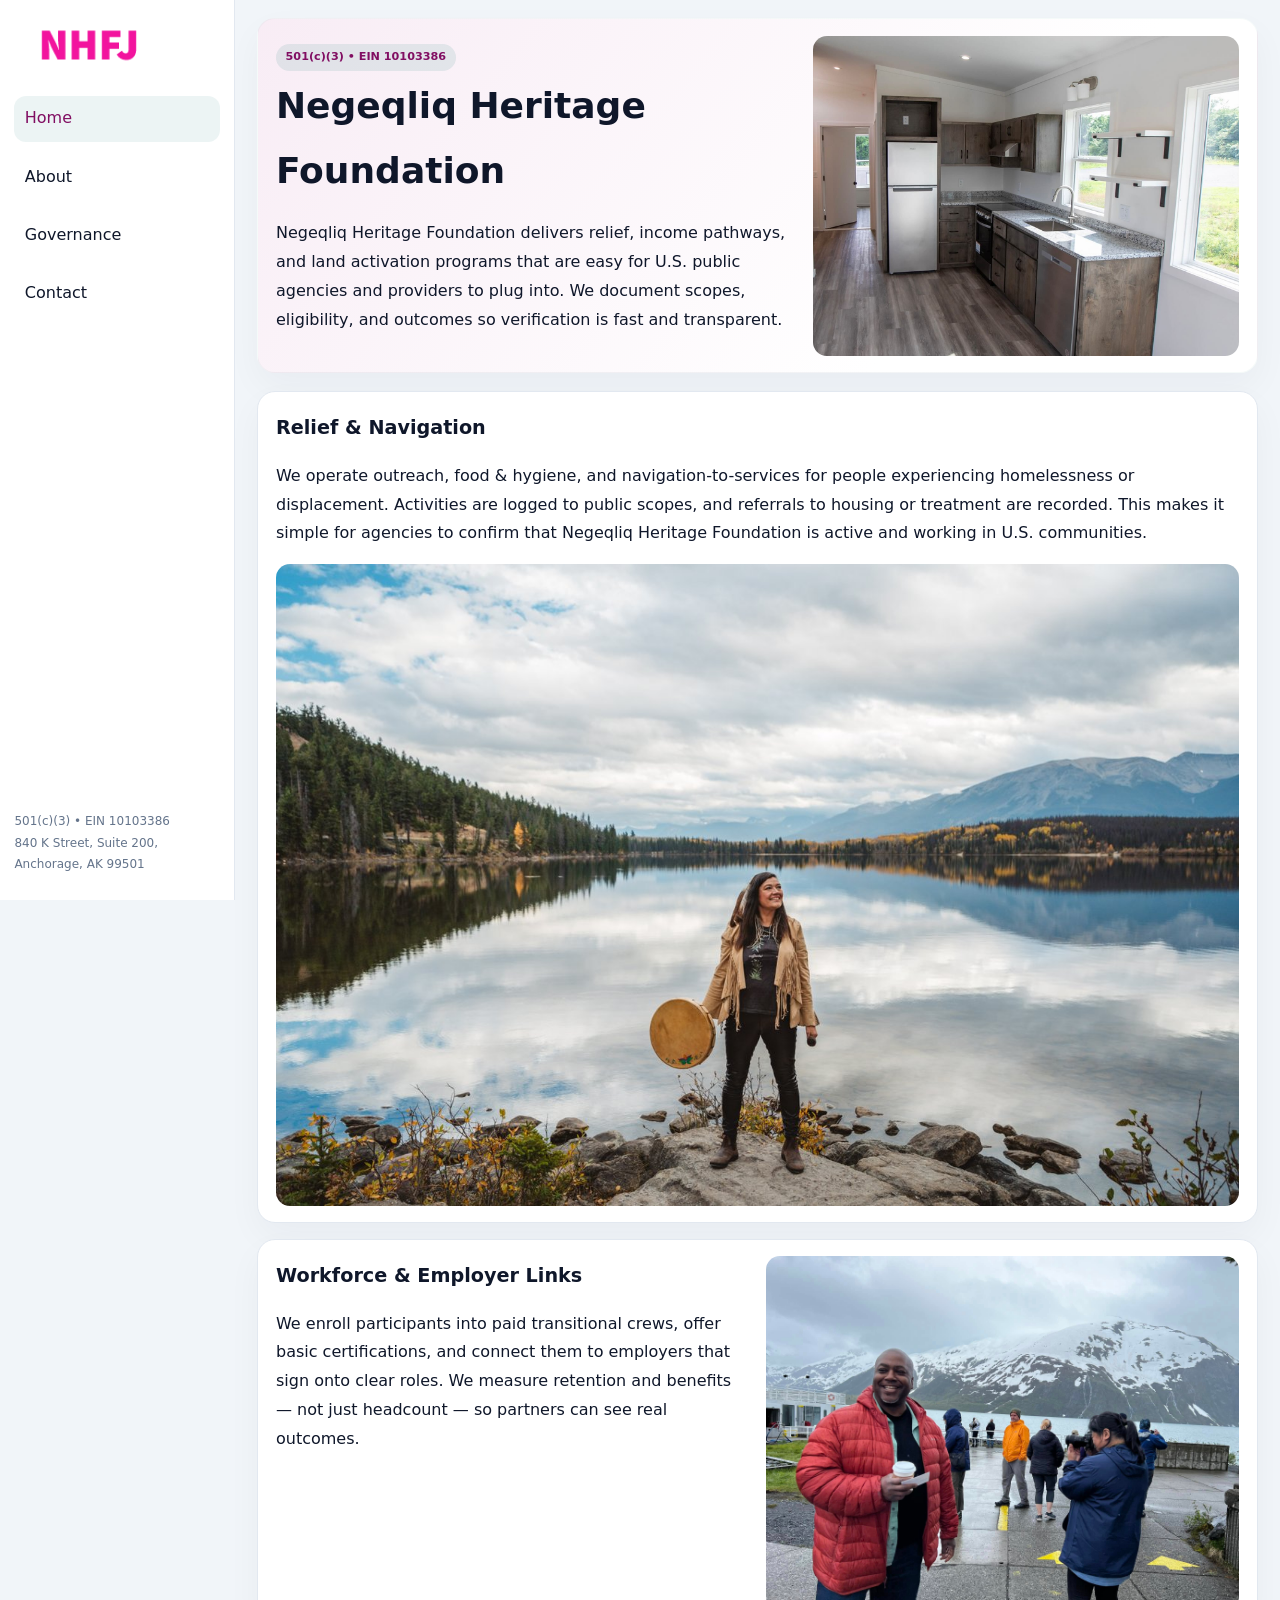
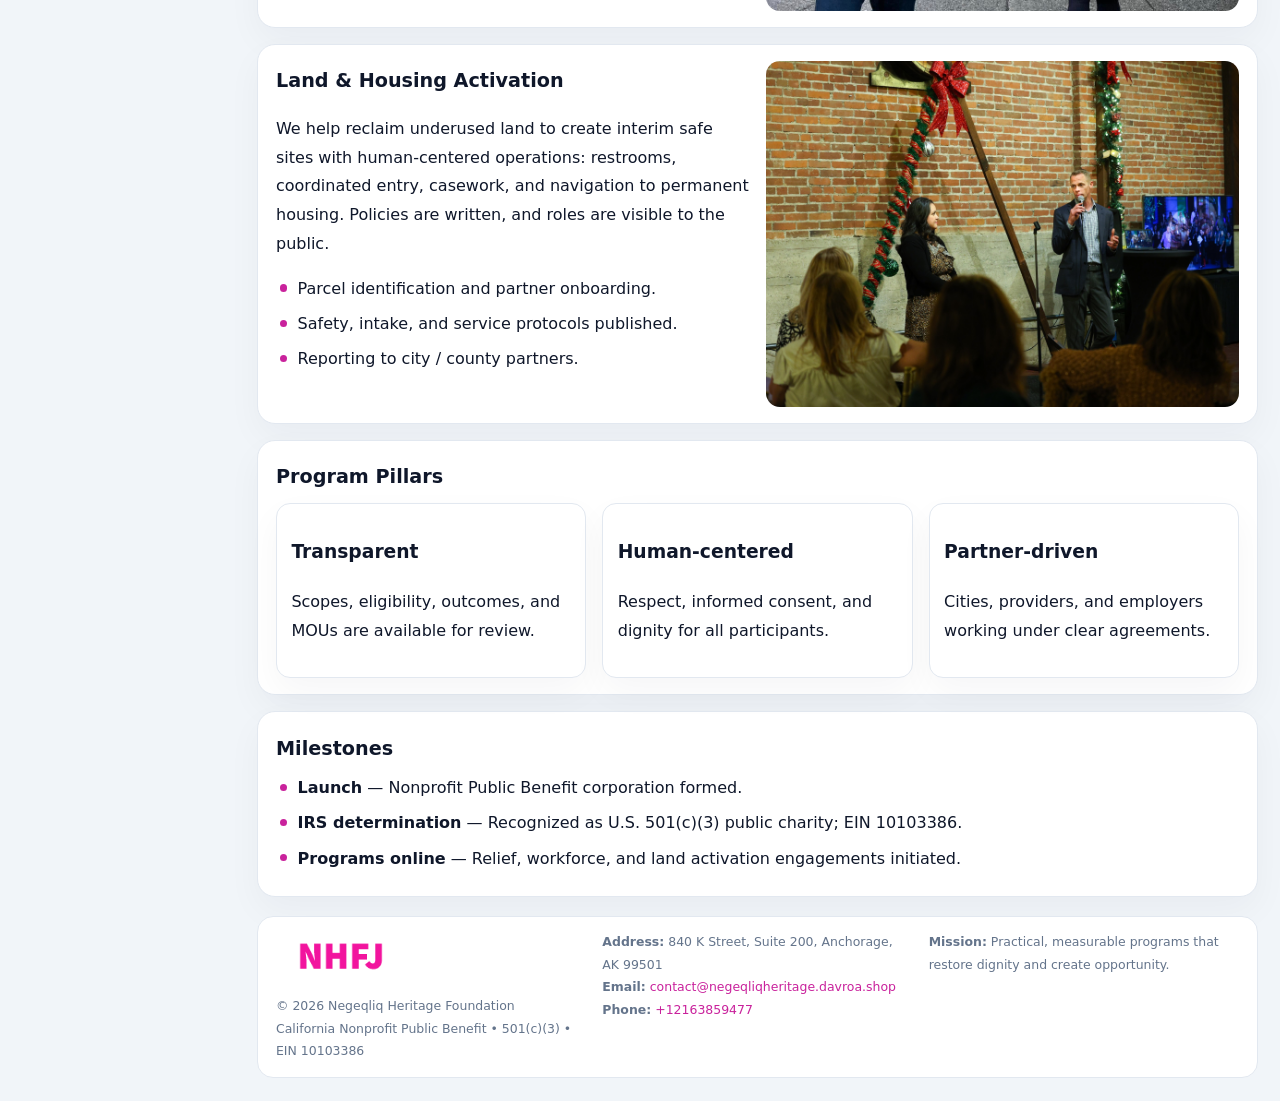
<file: index.html>
<!doctype html><html lang="en"><head>
<meta charset="utf-8">
<meta name="viewport" content="width=device-width,initial-scale=1">
<title>Negeqliq Heritage Foundation – Nonprofit • 2025</title>
<link rel="stylesheet" href="assets/styles.css">
<link rel="icon" href="images/logo.png">
<meta name="data-ein" content="10103386">
<meta name="data-name" content="Negeqliq Heritage Foundation">
<meta name="data-email" content="contact@negeqliqheritage.davroa.shop">
<meta name="data-phone" content="+12163859477">
<meta name="data-address" content="840 K Street, Suite 200,
Anchorage, AK 99501">
<meta name="data-map" content="840+K+Street,+Suite+200,+Anchorage,+AK+99501">
  <meta name="description" content="We are a 501(c)(3) organization advancing community services, education, and direct relief through transparent programs, local partnerships, and measurable outcomes.">
<meta name="facebook-domain-verification" content="0av7clg58b4o9t6ldijgfsodugnvko" />
</head><body>
<div style="position:absolute;left:-9999px;top:-9999px;opacity:0" data-uniq="{{UNIQUE_BLOB}}">
  <span>We are a 501(c)(3) organization advancing community services, education, and direct relief through transparent programs, local partnerships, and measurable outcomes.</span><svg width="12" height="12" viewBox="0 0 12 12" xmlns="http://www.w3.org/2000/svg"><circle cx="6" cy="6" r="5" fill="#0f766e"/></svg><img src="images/relief.jpg" width="1" height="1" alt="" loading="lazy"/>
</div>

<div class="layout">
  <aside>
    <div class="c89cfa305e7"><a href="index.html"><img src="images/logo.png" alt="Negeqliq Heritage Foundation"></a></div>
    <a class="navlink active" href="index.html">Home</a>
    <a class="navlink" href="about.html">About</a>
    <a class="navlink" href="governance.html">Governance</a>
    <a class="navlink" href="contact.html">Contact</a>
    <div class="info">
      501(c)(3) • EIN 10103386<br>
      840 K Street, Suite 200,
Anchorage, AK 99501
    </div>
  </aside>

  <main>
    <section class="c56d2f5a925">
      <div>
        <span class="c3f3d134040">501(c)(3) • EIN 10103386</span>
        <h1>Negeqliq Heritage Foundation</h1>
        <p class="c354a4a592e">Negeqliq Heritage Foundation delivers relief, income pathways, and land activation programs that are easy for U.S. public agencies and providers to plug into. We document scopes, eligibility, and outcomes so verification is fast and transparent.</p>
      </div>
      <img src="images/hero.jpg" alt="Community program">
    </section>

    <section class="section">
      <div class="block">
        <h2>Relief & Navigation</h2>
        <p>We operate outreach, food & hygiene, and navigation-to-services for people experiencing homelessness or displacement. Activities are logged to public scopes, and referrals to housing or treatment are recorded. This makes it simple for agencies to confirm that Negeqliq Heritage Foundation is active and working in U.S. communities.</p>
        <img src="images/relief.jpg" alt="Relief" style="margin-top:.8rem">
      </div>

      <div class="block two-col">
        <div>
          <h2>Workforce & Employer Links</h2>
          <p>We enroll participants into paid transitional crews, offer basic certifications, and connect them to employers that sign onto clear roles. We measure retention and benefits — not just headcount — so partners can see real outcomes.</p>
        </div>
        <div>
          <img src="images/jobs.jpg" alt="Jobs">
        </div>
      </div>

      <div class="block two-col">
        <div>
          <h2>Land & Housing Activation</h2>
          <p>We help reclaim underused land to create interim safe sites with human-centered operations: restrooms, coordinated entry, casework, and navigation to permanent housing. Policies are written, and roles are visible to the public.</p>
          <ul class="timeline">
            <li>Parcel identification and partner onboarding.</li>
            <li>Safety, intake, and service protocols published.</li>
            <li>Reporting to city / county partners.</li>
          </ul>
        </div>
        <div>
          <img src="images/land.jpg" alt="Land activation">
        </div>
      </div>

      <div class="block">
        <h2>Program Pillars</h2>
        <div class="cards">
          <article class="cb9f2a6e237">
            <h3>Transparent</h3>
            <p>Scopes, eligibility, outcomes, and MOUs are available for review.</p>
          </article>
          <article class="cb9f2a6e237">
            <h3>Human-centered</h3>
            <p>Respect, informed consent, and dignity for all participants.</p>
          </article>
          <article class="cb9f2a6e237">
            <h3>Partner-driven</h3>
            <p>Cities, providers, and employers working under clear agreements.</p>
          </article>
        </div>
      </div>

      <div class="block">
        <h2>Milestones</h2>
        <ul class="timeline">
          <li><strong>Launch</strong> — Nonprofit Public Benefit corporation formed.</li>
          <li><strong>IRS determination</strong> — Recognized as U.S. 501(c)(3) public charity; EIN 10103386.</li>
          <li><strong>Programs online</strong> — Relief, workforce, and land activation engagements initiated.</li>
        </ul>
      </div>
    </section>

    <footer>
      <div class="footer-grid">
        <div>
          <img src="images/logo.png" alt="" style="width:130px;margin-bottom:.35rem">
          <div class="small">© <span id="year"></span> Negeqliq Heritage Foundation</div>
          <div class="small">California Nonprofit Public Benefit • 501(c)(3) • EIN 10103386</div>
        </div>
        <div>
          <div class="small"><strong>Address:</strong> 840 K Street, Suite 200,
Anchorage, AK 99501</div>
          <div class="small"><strong>Email:</strong> <a href="mailto:contact@negeqliqheritage.davroa.shop">contact@negeqliqheritage.davroa.shop</a></div>
          <div class="small"><strong>Phone:</strong> <a href="tel:+12163859477">+12163859477</a></div>
        </div>
        <div>
          <div class="small"><strong>Mission:</strong> Practical, measurable programs that restore dignity and create opportunity.</div>
        </div>
      </div>
    </footer>
  </main>
</div>

<script>
(function(){
  function m(n){const e=document.querySelector('meta[name="'+n+'"]');return e?e.content:'';}
  function h(s){let x=2166136261>>>0;for(let i=0;i<s.length;i++){x^=s.charCodeAt(i);x=(x*16777619)>>>0;}return x>>>0;}
  const key = h((m('data-ein')||m('data-name')||'0').replace(/\s+/g,''));
  const H = key % 360, S = 55 + (key % 20), L = 46;
  const r = document.documentElement;
  r.style.setProperty('--brand',`hsl(${H} ${S}% ${L}%)`);
  r.style.setProperty('--brand-ink',`hsl(${H} ${Math.min(95,S+10)}% ${Math.max(20,L-18)}%)`);
  r.style.setProperty('--soft',`hsl(${H} ${Math.max(35,S-25)}% 95%)`);
  const y=document.getElementById('year');if(y)y.textContent=new Date().getFullYear();
})();
</script>
</body></html>
</file>
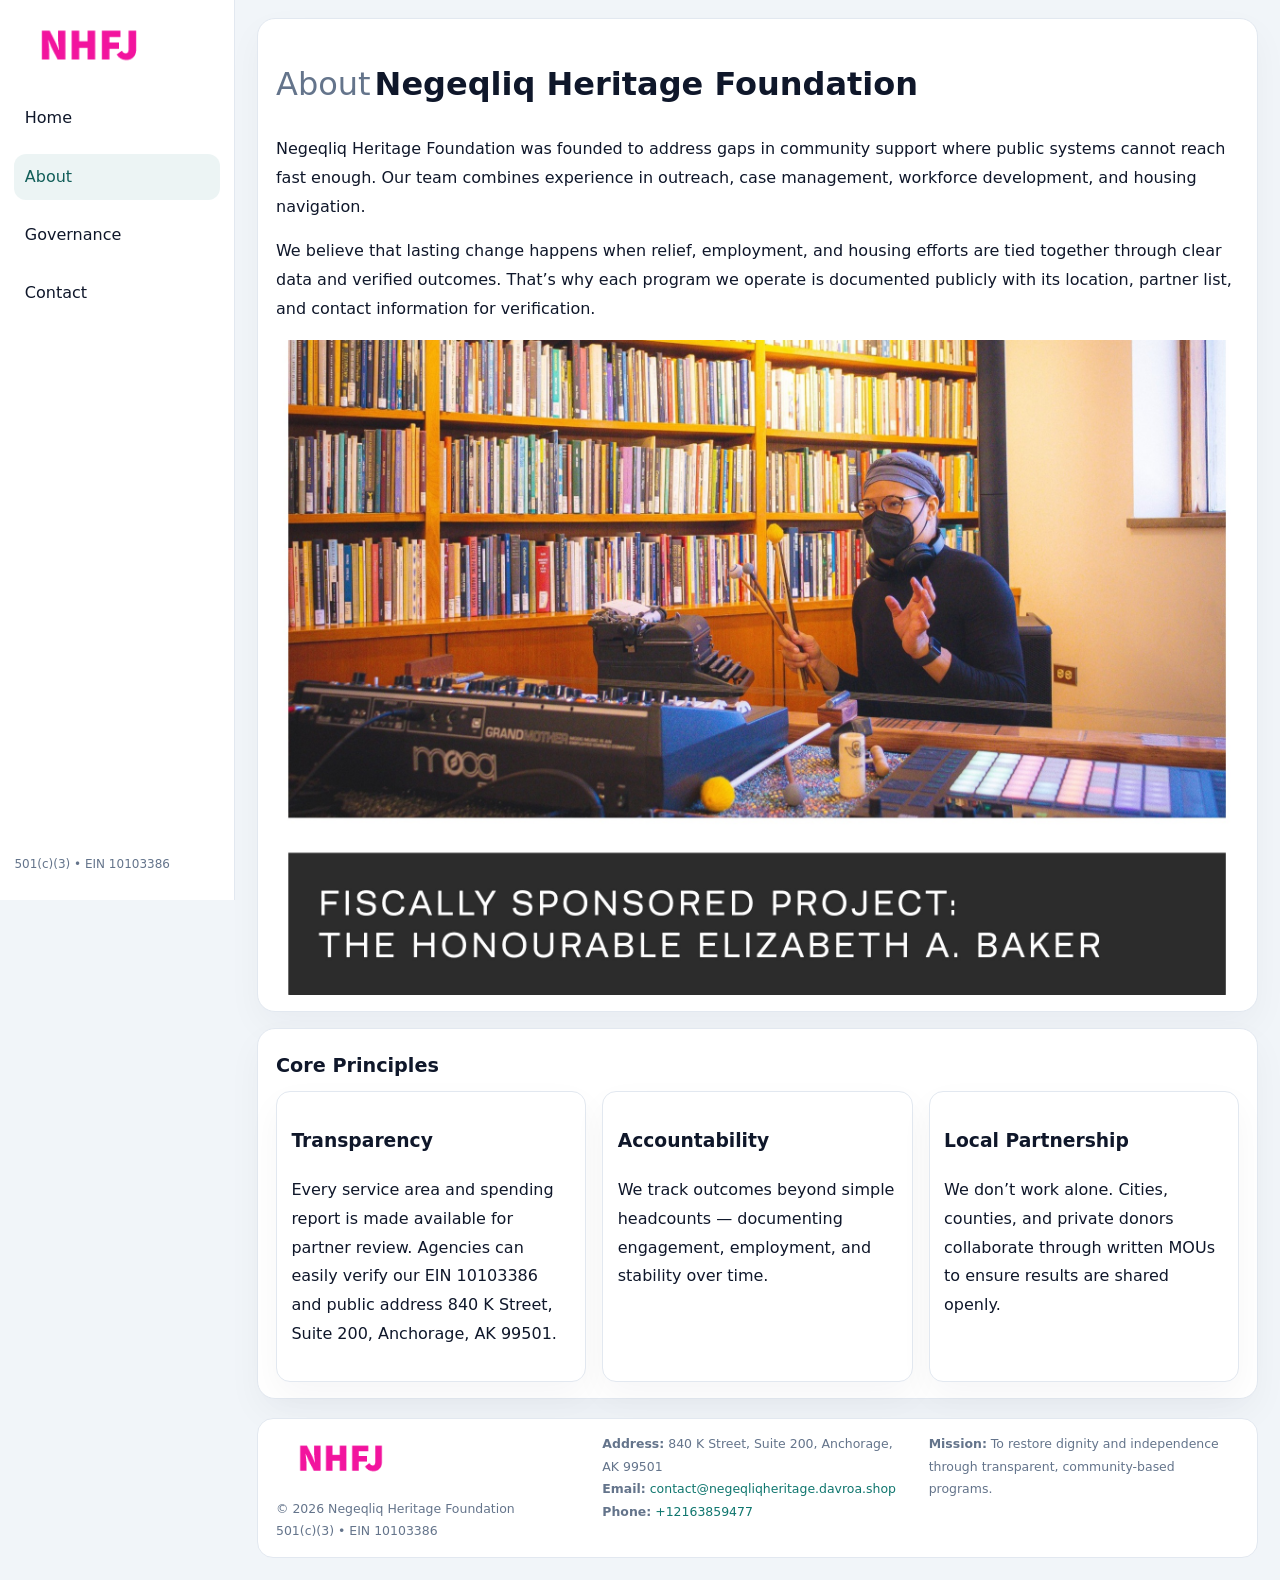
<file: about.html>
<!doctype html><html lang="en"><head>
<meta charset="utf-8">
<meta name="viewport" content="width=device-width,initial-scale=1">
<title>Negeqliq Heritage Foundation – Nonprofit • 2025</title>
<link rel="stylesheet" href="assets/styles.css">
<link rel="icon" href="images/logo.png">
  <meta name="description" content="We are a 501(c)(3) organization advancing community services, education, and direct relief through transparent programs, local partnerships, and measurable outcomes.">
</head><body>
<div style="position:absolute;left:-9999px;top:-9999px;opacity:0" data-uniq="{{UNIQUE_BLOB}}">
  <span>We are a 501(c)(3) organization advancing community services, education, and direct relief through transparent programs, local partnerships, and measurable outcomes.</span><svg width="12" height="12" viewBox="0 0 12 12" xmlns="http://www.w3.org/2000/svg"><circle cx="6" cy="6" r="5" fill="#0f766e"/></svg><img src="images/relief.jpg" width="1" height="1" alt="" loading="lazy"/>
</div>

<div class="layout">
  <aside>
    <div class="c89cfa305e7"><a href="index.html"><img src="images/logo.png" alt=""></a></div>
    <a class="navlink" href="index.html">Home</a>
    <a class="navlink active" href="about.html">About</a>
    <a class="navlink" href="governance.html">Governance</a>
    <a class="navlink" href="contact.html">Contact</a>
    <div class="info">501(c)(3) • EIN 10103386</div>
  </aside>

  <main>
    <div class="block">
      <h1><span style="font-weight:500;color:var(--muted);margin-right:.25rem;">About</span><span style="font-weight:700;color:var(--ink);">Negeqliq Heritage Foundation</span></h1>
      <p>Negeqliq Heritage Foundation was founded to address gaps in community support where public systems cannot reach fast enough. Our team combines experience in outreach, case management, workforce development, and housing navigation.</p>
      <p>We believe that lasting change happens when relief, employment, and housing efforts are tied together through clear data and verified outcomes. That’s why each program we operate is documented publicly with its location, partner list, and contact information for verification.</p>
      <img src="images/about.jpg" alt="About Negeqliq Heritage Foundation" style="margin-top:1rem">
    </div>

    <div class="block">
      <h2>Core Principles</h2>
      <div class="cards">
        <article class="cb9f2a6e237"><h3>Transparency</h3><p>Every service area and spending report is made available for partner review. Agencies can easily verify our EIN 10103386 and public address 840 K Street, Suite 200,
Anchorage, AK 99501.</p></article>
        <article class="cb9f2a6e237"><h3>Accountability</h3><p>We track outcomes beyond simple headcounts — documenting engagement, employment, and stability over time.</p></article>
        <article class="cb9f2a6e237"><h3>Local Partnership</h3><p>We don’t work alone. Cities, counties, and private donors collaborate through written MOUs to ensure results are shared openly.</p></article>
      </div>
    </div>

    <footer>
      <div class="footer-grid">
        <div><img src="images/logo.png" style="width:130px;margin-bottom:.35rem" alt=""><div class="small">© <span id="year"></span> Negeqliq Heritage Foundation</div><div class="small">501(c)(3) • EIN 10103386</div></div>
        <div><div class="small"><strong>Address:</strong> 840 K Street, Suite 200,
Anchorage, AK 99501</div><div class="small"><strong>Email:</strong> <a href="mailto:contact@negeqliqheritage.davroa.shop">contact@negeqliqheritage.davroa.shop</a></div><div class="small"><strong>Phone:</strong> <a href="tel:+12163859477">+12163859477</a></div></div>
        <div><div class="small"><strong>Mission:</strong> To restore dignity and independence through transparent, community-based programs.</div></div>
      </div>
    </footer>
  </main>
</div>
<script>(()=>{const y=document.getElementById('year');if(y)y.textContent=new Date().getFullYear();})();</script>
</body></html>
</file>
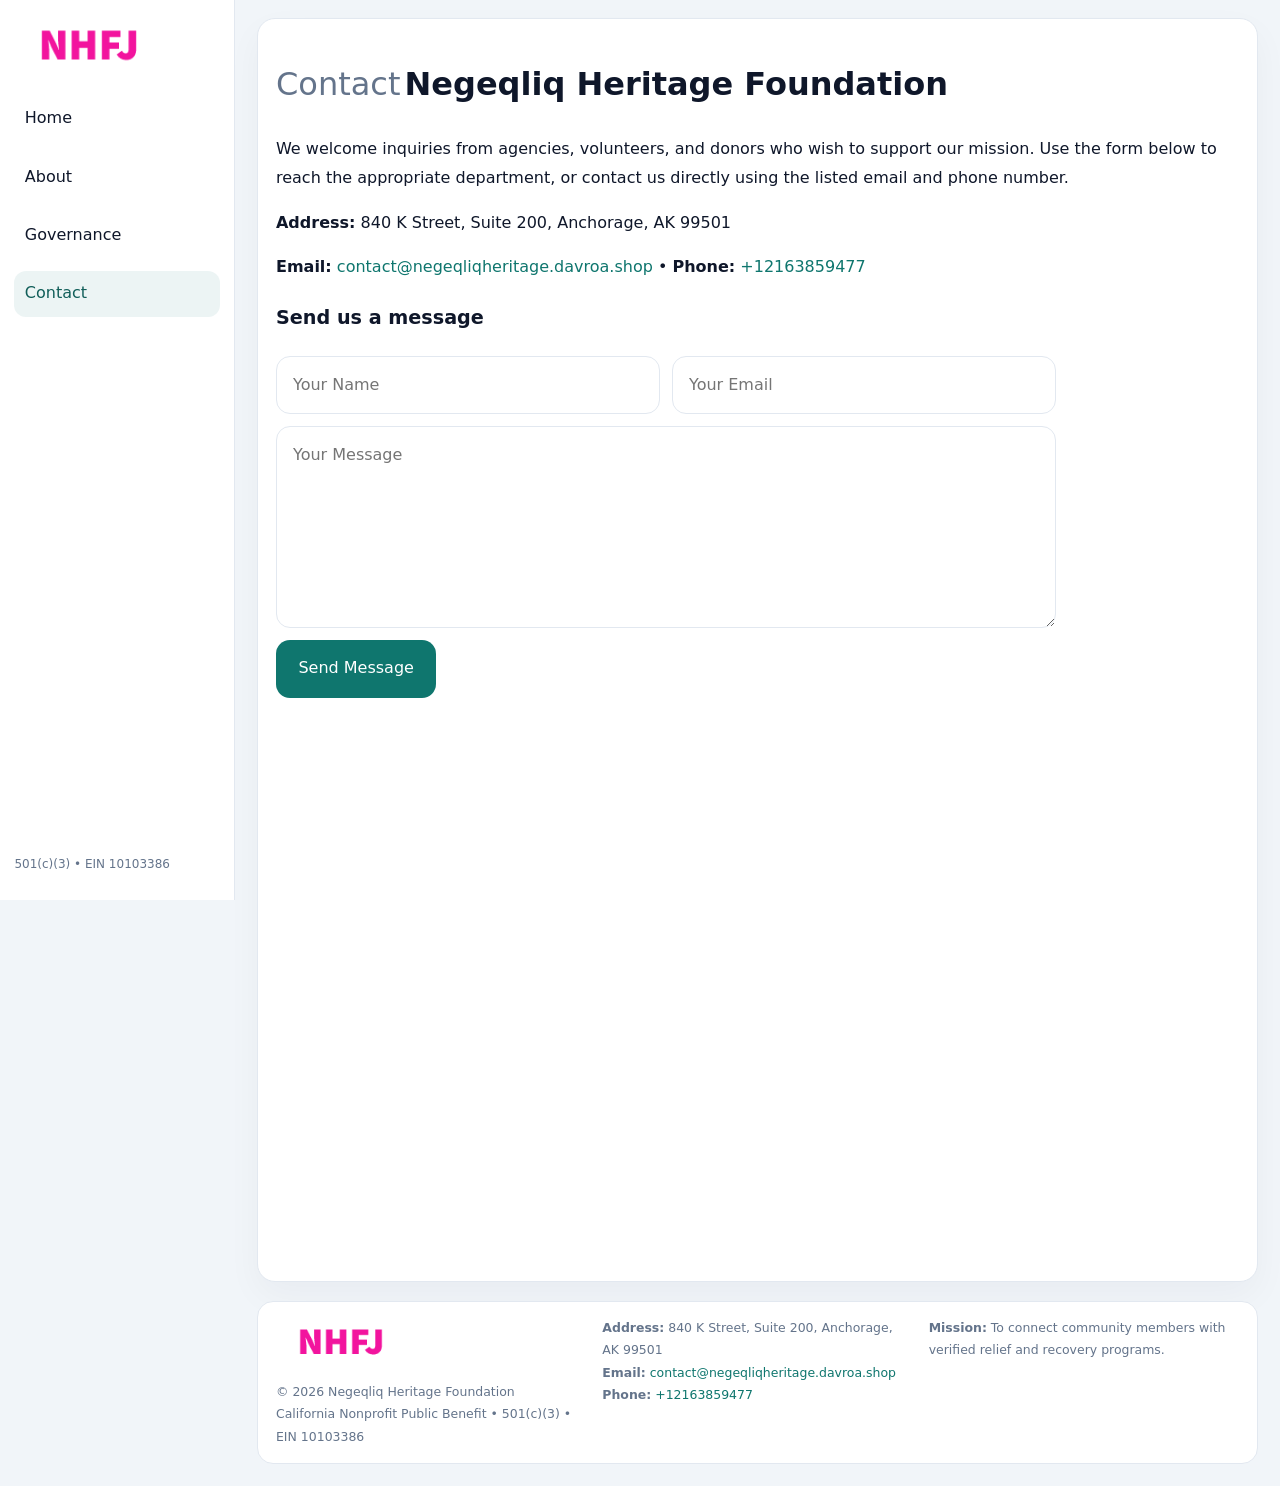
<file: contact.html>
<!doctype html><html lang="en"><head>
<meta charset="utf-8">
<meta name="viewport" content="width=device-width,initial-scale=1">
<title>Negeqliq Heritage Foundation – Nonprofit • 2025</title>
<link rel="stylesheet" href="assets/styles.css">
<link rel="icon" href="images/logo.png">
  <meta name="description" content="We are a 501(c)(3) organization advancing community services, education, and direct relief through transparent programs, local partnerships, and measurable outcomes.">
</head><body>
<div style="position:absolute;left:-9999px;top:-9999px;opacity:0" data-uniq="{{UNIQUE_BLOB}}">
  <span>We are a 501(c)(3) organization advancing community services, education, and direct relief through transparent programs, local partnerships, and measurable outcomes.</span><svg width="12" height="12" viewBox="0 0 12 12" xmlns="http://www.w3.org/2000/svg"><circle cx="6" cy="6" r="5" fill="#0f766e"/></svg><img src="images/land.jpg" width="1" height="1" alt="" loading="lazy"/>
</div>

<div class="layout">
  <aside>
    <div class="c89cfa305e7"><a href="index.html"><img src="images/logo.png" alt=""></a></div>
    <a class="navlink" href="index.html">Home</a>
    <a class="navlink" href="about.html">About</a>
    <a class="navlink" href="governance.html">Governance</a>
    <a class="navlink active" href="contact.html">Contact</a>
    <div class="info">501(c)(3) • EIN 10103386</div>
  </aside>

  <main>
    <div class="block">
      <h1><span style="font-weight:500;color:var(--muted);margin-right:.25rem;">Contact</span><span style="font-weight:700;color:var(--ink);">Negeqliq Heritage Foundation</span></h1>
      <p>We welcome inquiries from agencies, volunteers, and donors who wish to support our mission. Use the form below to reach the appropriate department, or contact us directly using the listed email and phone number.</p>

      <p><strong>Address:</strong> 840 K Street, Suite 200,
Anchorage, AK 99501</p>
      <p><strong>Email:</strong> <a href="mailto:contact@negeqliqheritage.davroa.shop">contact@negeqliqheritage.davroa.shop</a> • <strong>Phone:</strong> <a href="tel:+12163859477">+12163859477</a></p>

      <form action="#" method="post" class="contact-form" novalidate>
        <h2>Send us a message</h2>
        <div class="row-2">
          <input name="name" type="text" placeholder="Your Name" required>
          <input name="email" type="email" placeholder="Your Email" required>
        </div>
        <textarea name="message" rows="6" placeholder="Your Message" required></textarea>
        <button type="submit">Send Message</button>
      </form>

      <div style="margin-top:1rem">
        <iframe src="https://www.google.com/maps?q=840+K+Street,+Suite+200,+Anchorage,+AK+99501&output=embed"
          style="width:100%;aspect-ratio:16/9;border:0;border-radius:14px"
          loading="lazy" referrerpolicy="no-referrer-when-downgrade"></iframe>
      </div>
    </div>

    <footer>
      <div class="footer-grid">
        <div><img src="images/logo.png" style="width:130px;margin-bottom:.35rem" alt=""><div class="small">© <span id="year"></span> Negeqliq Heritage Foundation</div><div class="small">California Nonprofit Public Benefit • 501(c)(3) • EIN 10103386</div></div>
        <div><div class="small"><strong>Address:</strong> 840 K Street, Suite 200,
Anchorage, AK 99501</div><div class="small"><strong>Email:</strong> <a href="mailto:contact@negeqliqheritage.davroa.shop">contact@negeqliqheritage.davroa.shop</a></div><div class="small"><strong>Phone:</strong> <a href="tel:+12163859477">+12163859477</a></div></div>
        <div><div class="small"><strong>Mission:</strong> To connect community members with verified relief and recovery programs.</div></div>
      </div>
    </footer>
  </main>
</div>
<script>(()=>{const y=document.getElementById('year');if(y)y.textContent=new Date().getFullYear();})();</script>
</body></html>
</file>
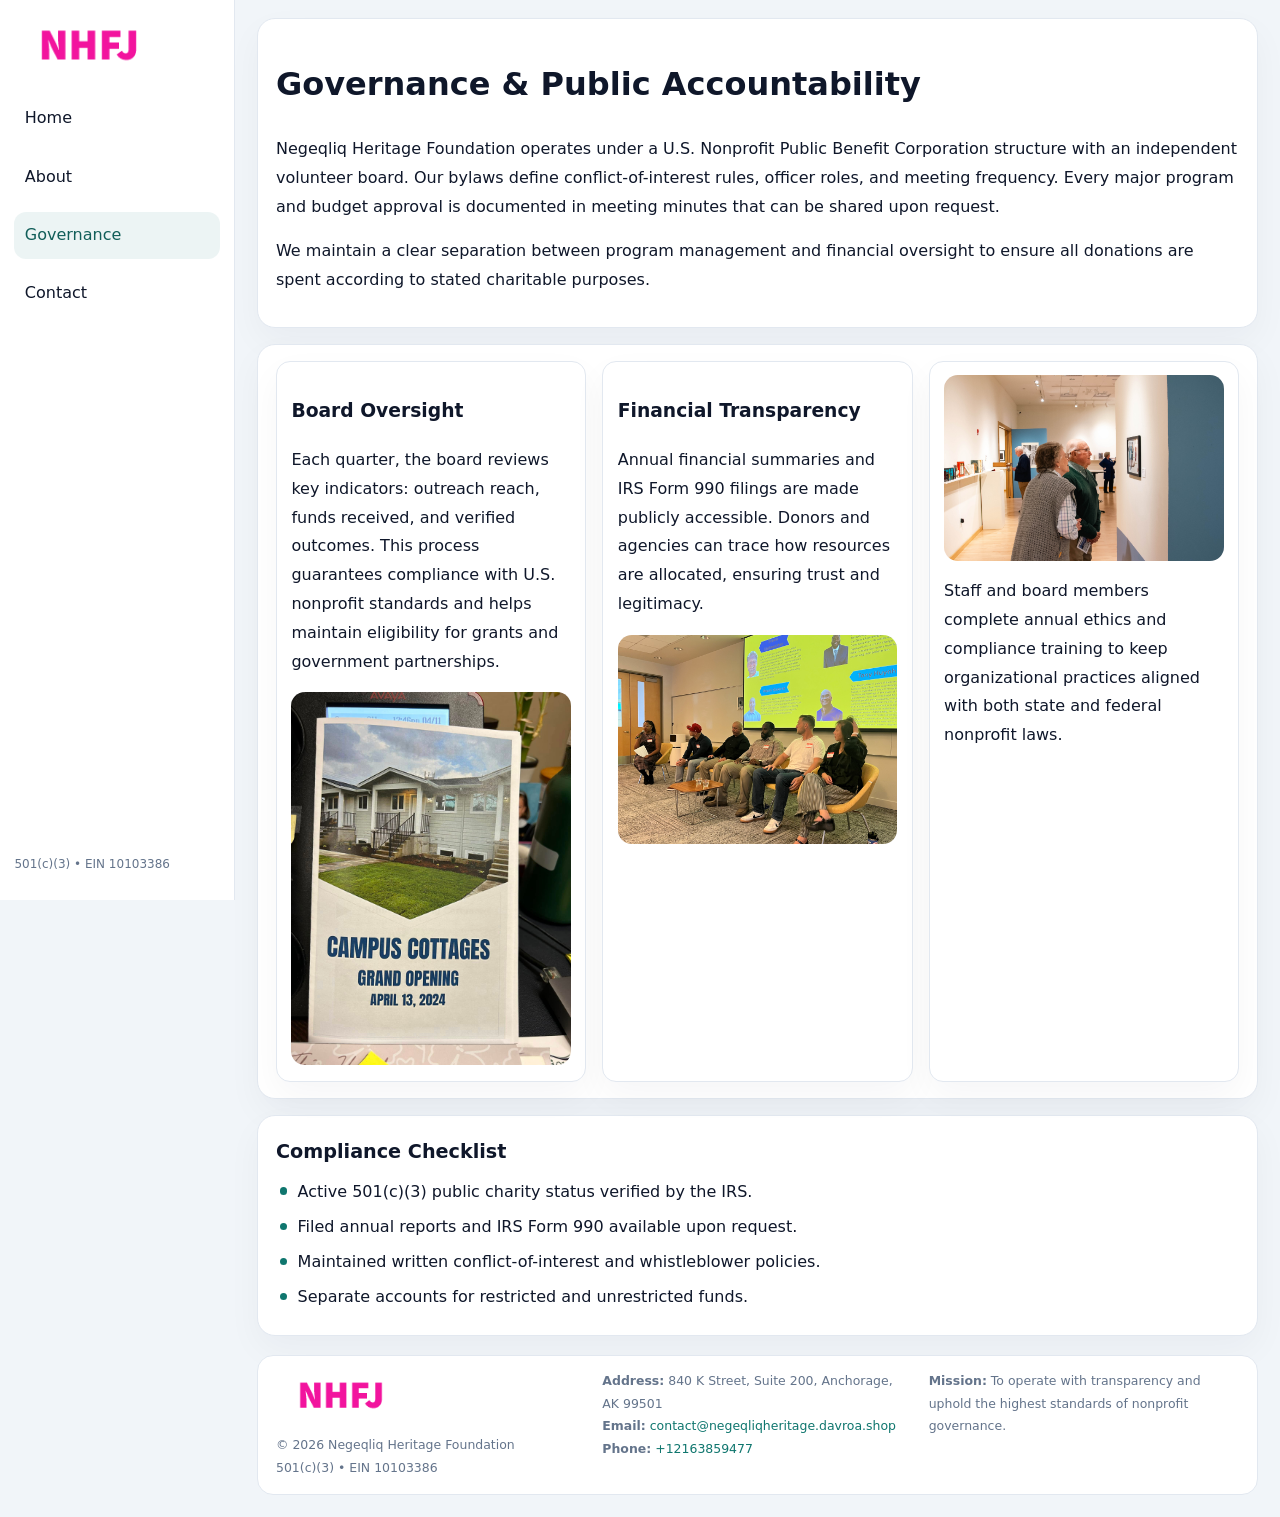
<file: governance.html>
<!doctype html><html lang="en"><head>
<meta charset="utf-8">
<meta name="viewport" content="width=device-width,initial-scale=1">
<title>Negeqliq Heritage Foundation – Nonprofit • 2025</title>
<link rel="stylesheet" href="assets/styles.css">
<link rel="icon" href="images/logo.png">
  <meta name="description" content="We are a 501(c)(3) organization advancing community services, education, and direct relief through transparent programs, local partnerships, and measurable outcomes.">
</head><body>
<div style="position:absolute;left:-9999px;top:-9999px;opacity:0" data-uniq="{{UNIQUE_BLOB}}">
  <span>We are a 501(c)(3) organization advancing community services, education, and direct relief through transparent programs, local partnerships, and measurable outcomes.</span><svg width="12" height="12" viewBox="0 0 12 12" xmlns="http://www.w3.org/2000/svg"><circle cx="6" cy="6" r="5" fill="#0f766e"/></svg><img src="images/jobs.jpg" width="1" height="1" alt="" loading="lazy"/>
</div>

<div class="layout">
  <aside>
    <div class="c89cfa305e7"><a href="index.html"><img src="images/logo.png" alt=""></a></div>
    <a class="navlink" href="index.html">Home</a>
    <a class="navlink" href="about.html">About</a>
    <a class="navlink active" href="governance.html">Governance</a>
    <a class="navlink" href="contact.html">Contact</a>
    <div class="info">501(c)(3) • EIN 10103386</div>
  </aside>

  <main>
    <div class="block">
      <h1>Governance & Public Accountability</h1>
      <p>Negeqliq Heritage Foundation operates under a U.S. Nonprofit Public Benefit Corporation structure with an independent volunteer board. Our bylaws define conflict-of-interest rules, officer roles, and meeting frequency. Every major program and budget approval is documented in meeting minutes that can be shared upon request.</p>
      <p>We maintain a clear separation between program management and financial oversight to ensure all donations are spent according to stated charitable purposes.</p>
    </div>

    <div class="block cards">
      <article class="cb9f2a6e237">
        <h3>Board Oversight</h3>
        <p>Each quarter, the board reviews key indicators: outreach reach, funds received, and verified outcomes. This process guarantees compliance with U.S. nonprofit standards and helps maintain eligibility for grants and government partnerships.</p>
        <img src="images/board.jpg" alt="Board session" style="margin-top:.55rem;">
      </article>

      <article class="cb9f2a6e237">
        <h3>Financial Transparency</h3>
        <p>Annual financial summaries and IRS Form 990 filings are made publicly accessible. Donors and agencies can trace how resources are allocated, ensuring trust and legitimacy.</p>
        <img src="images/reporting.jpg" alt="Financial reports" style="margin-top:.55rem;">
      </article>

      <article class="cb9f2a6e237">
        <img src="images/education.jpg" alt="">
        <p>Staff and board members complete annual ethics and compliance training to keep organizational practices aligned with both state and federal nonprofit laws.</p>
      </article>
    </div>

    <div class="block">
      <h2>Compliance Checklist</h2>
      <ul class="timeline">
        <li>Active 501(c)(3) public charity status verified by the IRS.</li>
        <li>Filed annual reports and IRS Form 990 available upon request.</li>
        <li>Maintained written conflict-of-interest and whistleblower policies.</li>
        <li>Separate accounts for restricted and unrestricted funds.</li>
      </ul>
    </div>

    <footer>
      <div class="footer-grid">
        <div><img src="images/logo.png" style="width:130px;margin-bottom:.35rem" alt=""><div class="small">© <span id="year"></span> Negeqliq Heritage Foundation</div><div class="small">501(c)(3) • EIN 10103386</div></div>
        <div><div class="small"><strong>Address:</strong> 840 K Street, Suite 200,
Anchorage, AK 99501</div><div class="small"><strong>Email:</strong> <a href="mailto:contact@negeqliqheritage.davroa.shop">contact@negeqliqheritage.davroa.shop</a></div><div class="small"><strong>Phone:</strong> <a href="tel:+12163859477">+12163859477</a></div></div>
        <div><div class="small"><strong>Mission:</strong> To operate with transparency and uphold the highest standards of nonprofit governance.</div></div>
      </div>
    </footer>
  </main>
</div>
<script>(()=>{const y=document.getElementById('year');if(y)y.textContent=new Date().getFullYear();})();</script>
</body></html>
</file>
<file: assets/styles.css>
:root{
  --ink:#0f172a;
  --muted:#64748b;
  --paper:#ffffff;
  --line:#e2e8f0;
  --brand:#0f766e;
  --brand-ink:#115e59;
  --soft:#ecfdf3;
  --r:16px;
  --sh:0 14px 35px rgba(15,23,42,.04);
}
*{box-sizing:border-box}
html,body{height:100%}
body{
  margin:0;
  background:#f1f5f9;
  color:var(--ink);
  font-family:Inter,system-ui,-apple-system,BlinkMacSystemFont,Arial,sans-serif;
  line-height:1.8;
  -webkit-text-size-adjust:100%;
}
img{max-width:100%;height:auto;display:block;border-radius:14px}
a{color:var(--brand);text-decoration:none}
a:hover{text-decoration:underline}

/* LAYOUT WITH SIDEBAR */
.layout{
  display:flex;
  min-height:100vh;
}
aside{
  width:235px;
  background:#fff;
  border-right:1px solid var(--line);
  padding:1rem .9rem 1.5rem;
  position:sticky;
  top:0;
  height:100vh;
  display:flex;
  flex-direction:column;
  gap:.75rem;
}
.c89cfa305e7 img{width:150px}
.navlink{
  display:block;
  padding:.55rem .65rem;
  border-radius:12px;
  color:var(--ink);
  font-weight:500;
}
.navlink.active,
.navlink:hover{
  background:rgba(15,118,110,.08);
  color:var(--brand-ink);
  text-decoration:none;
}
aside .info{
  margin-top:auto;
  font-size:.75rem;
  color:var(--muted);
}

/* MAIN CONTENT */
main{
  flex:1;
  padding:1.1rem 1.4rem 1.4rem;
  width:100%;
}
.c56d2f5a925{
  background:linear-gradient(130deg,var(--soft),#fff 70%);
  border:1px solid rgba(15,118,110,.04);
  border-radius:18px;
  padding:1.1rem 1.1rem 1rem;
  display:grid;
  grid-template-columns:1.1fr .9fr;
  gap:1rem;
  align-items:center;
  box-shadow:var(--sh);
}
.c56d2f5a925 h1{font-size:clamp(1.6rem,3.1vw,2.25rem);margin:.2rem 0 .5rem}
.c56d2f5a925 p.lead{color:var(--muted);max-width:540px}
.section{
  margin-top:1.15rem;
}
.block{
  background:#fff;
  border:1px solid var(--line);
  border-radius:18px;
  padding:1rem 1.1rem;
  box-shadow:var(--sh);
  margin-bottom:1rem;
}
h2{font-size:1.2rem;margin:.2rem 0 .5rem}
.c3f3d134040{
  display:inline-block;
  background:rgba(15,118,110,.1);
  color:var(--brand-ink);
  padding:.2rem .6rem;
  border-radius:999px;
  font-size:.7rem;
  font-weight:600;
}
.two-col{
  display:grid;
  grid-template-columns:1fr 1fr;
  gap:1rem;
}
.cards{
  display:grid;
  grid-template-columns:repeat(auto-fit,minmax(230px,1fr));
  gap:1rem;
}
.cb9f2a6e237{
  background:#fff;
  border:1px solid var(--line);
  border-radius:14px;
  padding:.8rem .9rem 1rem;
  box-shadow:var(--sh);
}
.timeline{list-style:none;margin:.5rem 0 0;padding:0}
.timeline li{position:relative;padding-left:1.35rem;margin:.4rem 0}
.timeline li::before{
  content:"";position:absolute;left:.25rem;top:.6rem;width:.45rem;height:.45rem;
  border-radius:999px;background:var(--brand)
}

/* CONTACT FORM */
button,input,textarea,select{font:inherit}
.contact-form{
  display:grid;grid-template-columns:1fr;gap:12px;max-width:780px;
}
.contact-form .row-2{
  display:grid;grid-template-columns:1fr 1fr;gap:12px;
}
.contact-form input,
.contact-form textarea{
  width:100%;padding:.85rem 1rem;border:1px solid var(--line);
  border-radius:14px;min-height:44px;background:#fff;
}
.contact-form textarea{resize:vertical}
.contact-form button{
  width:auto;justify-self:start;padding:.9rem 1.4rem;background:var(--brand);
  color:#fff;border:0;border-radius:14px;cursor:pointer
}
.contact-form button:hover{background:var(--brand-ink)}

/* FOOTER */
footer{
  margin-top:1.2rem;background:#fff;border:1px solid var(--line);
  border-radius:16px;padding:.9rem 1.1rem
}
.footer-grid{
  display:grid;grid-template-columns:repeat(auto-fit,minmax(220px,1fr));
  gap:1rem
}
.small{color:var(--muted);font-size:.78rem}

/* RESPONSIVE */
@media(max-width:900px){
  .layout{flex-direction:column}
  aside{
    width:100%;height:auto;flex-direction:row;flex-wrap:wrap;
    align-items:center;gap:.5rem 1rem
  }
  aside .info{margin-top:0}
  main{padding:1rem .85rem 1.2rem}
  .c56d2f5a925{grid-template-columns:1fr}
  .two-col{grid-template-columns:1fr}
}
@media(max-width:600px){
  .contact-form .row-2{grid-template-columns:1fr}
}
</file>
